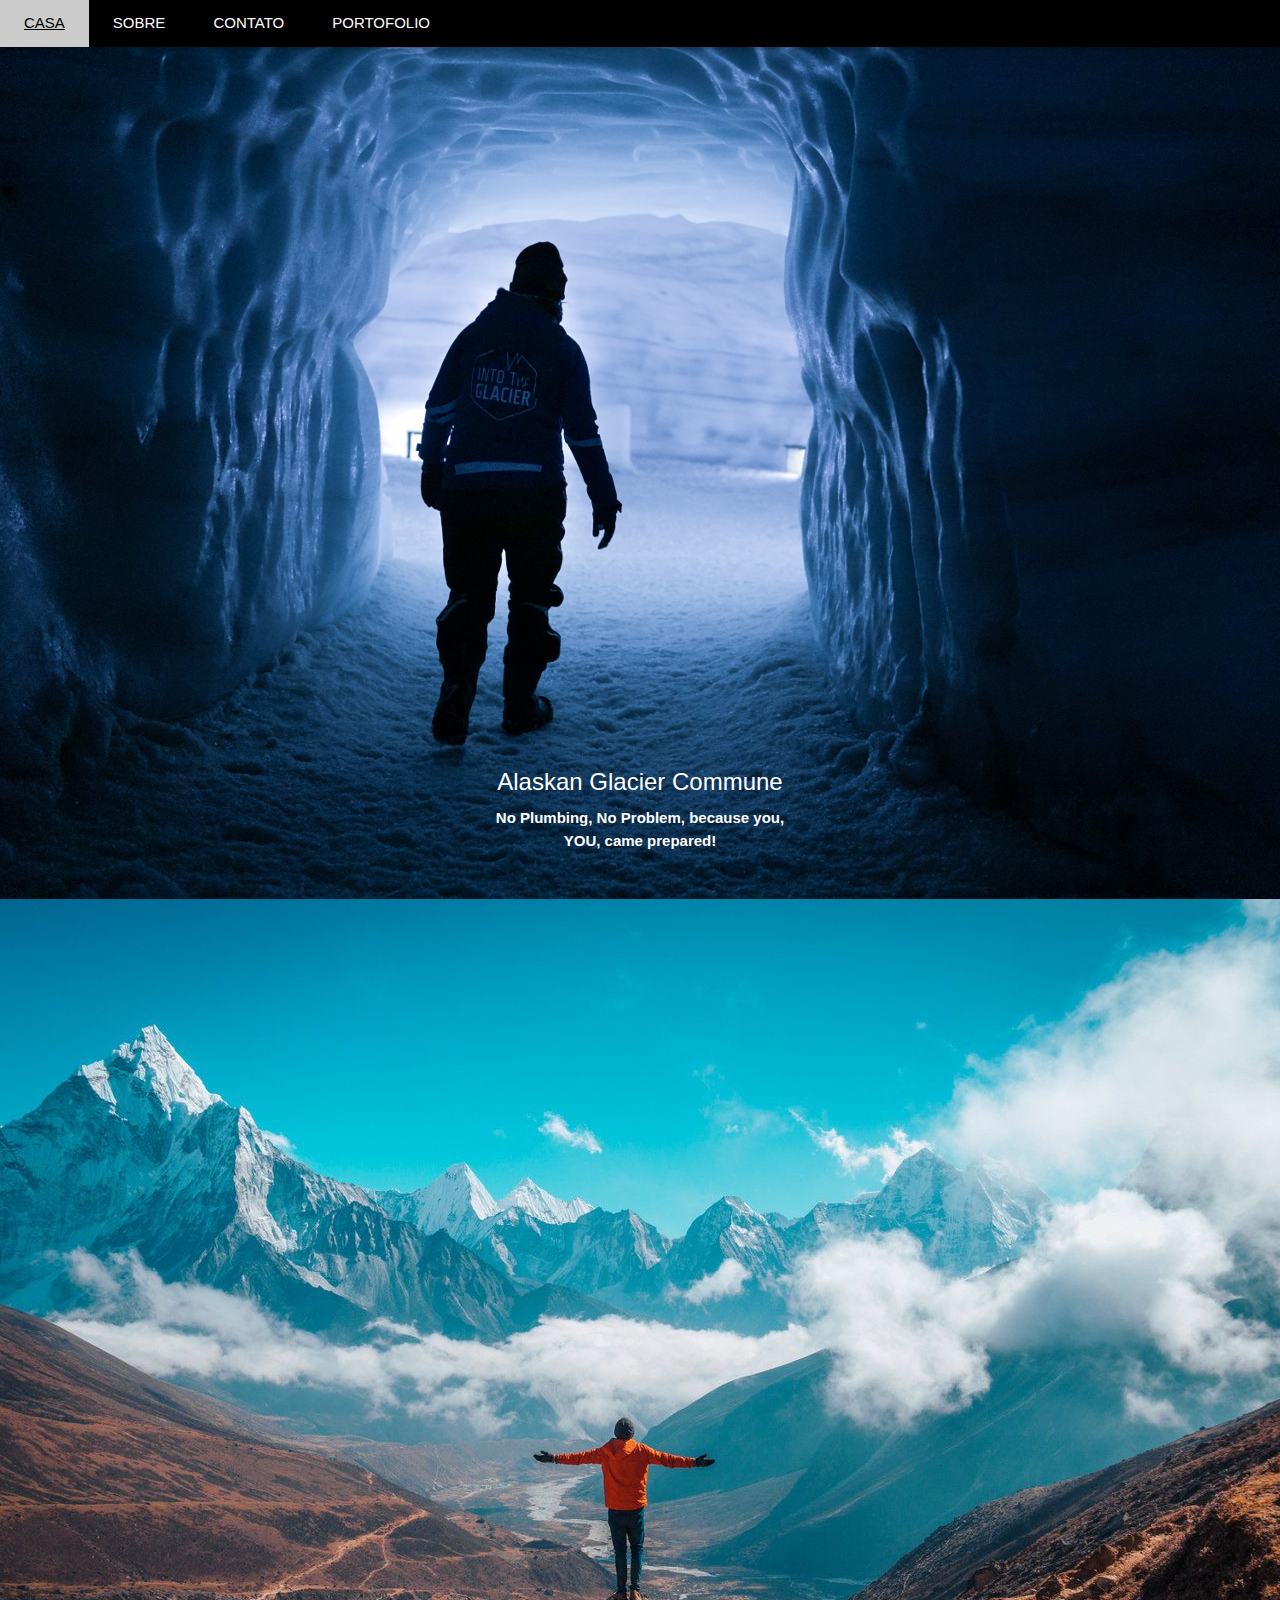
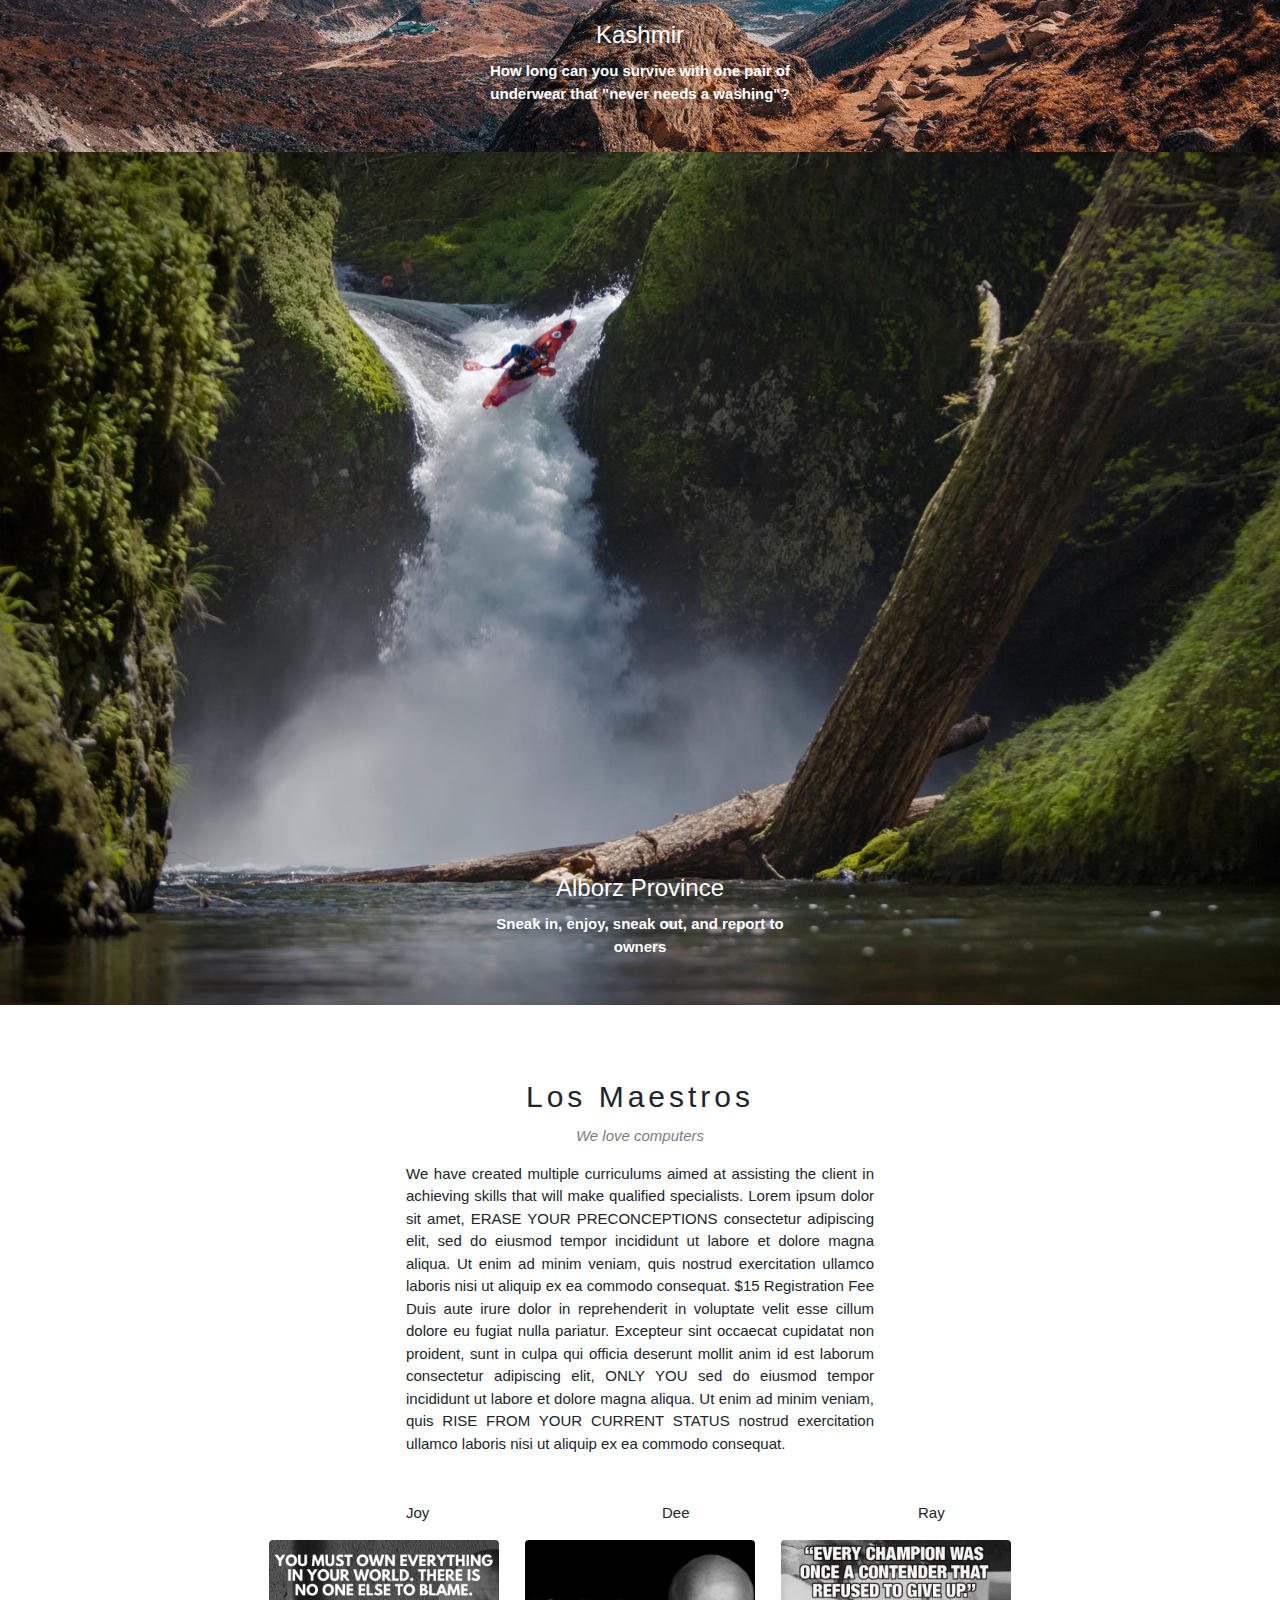
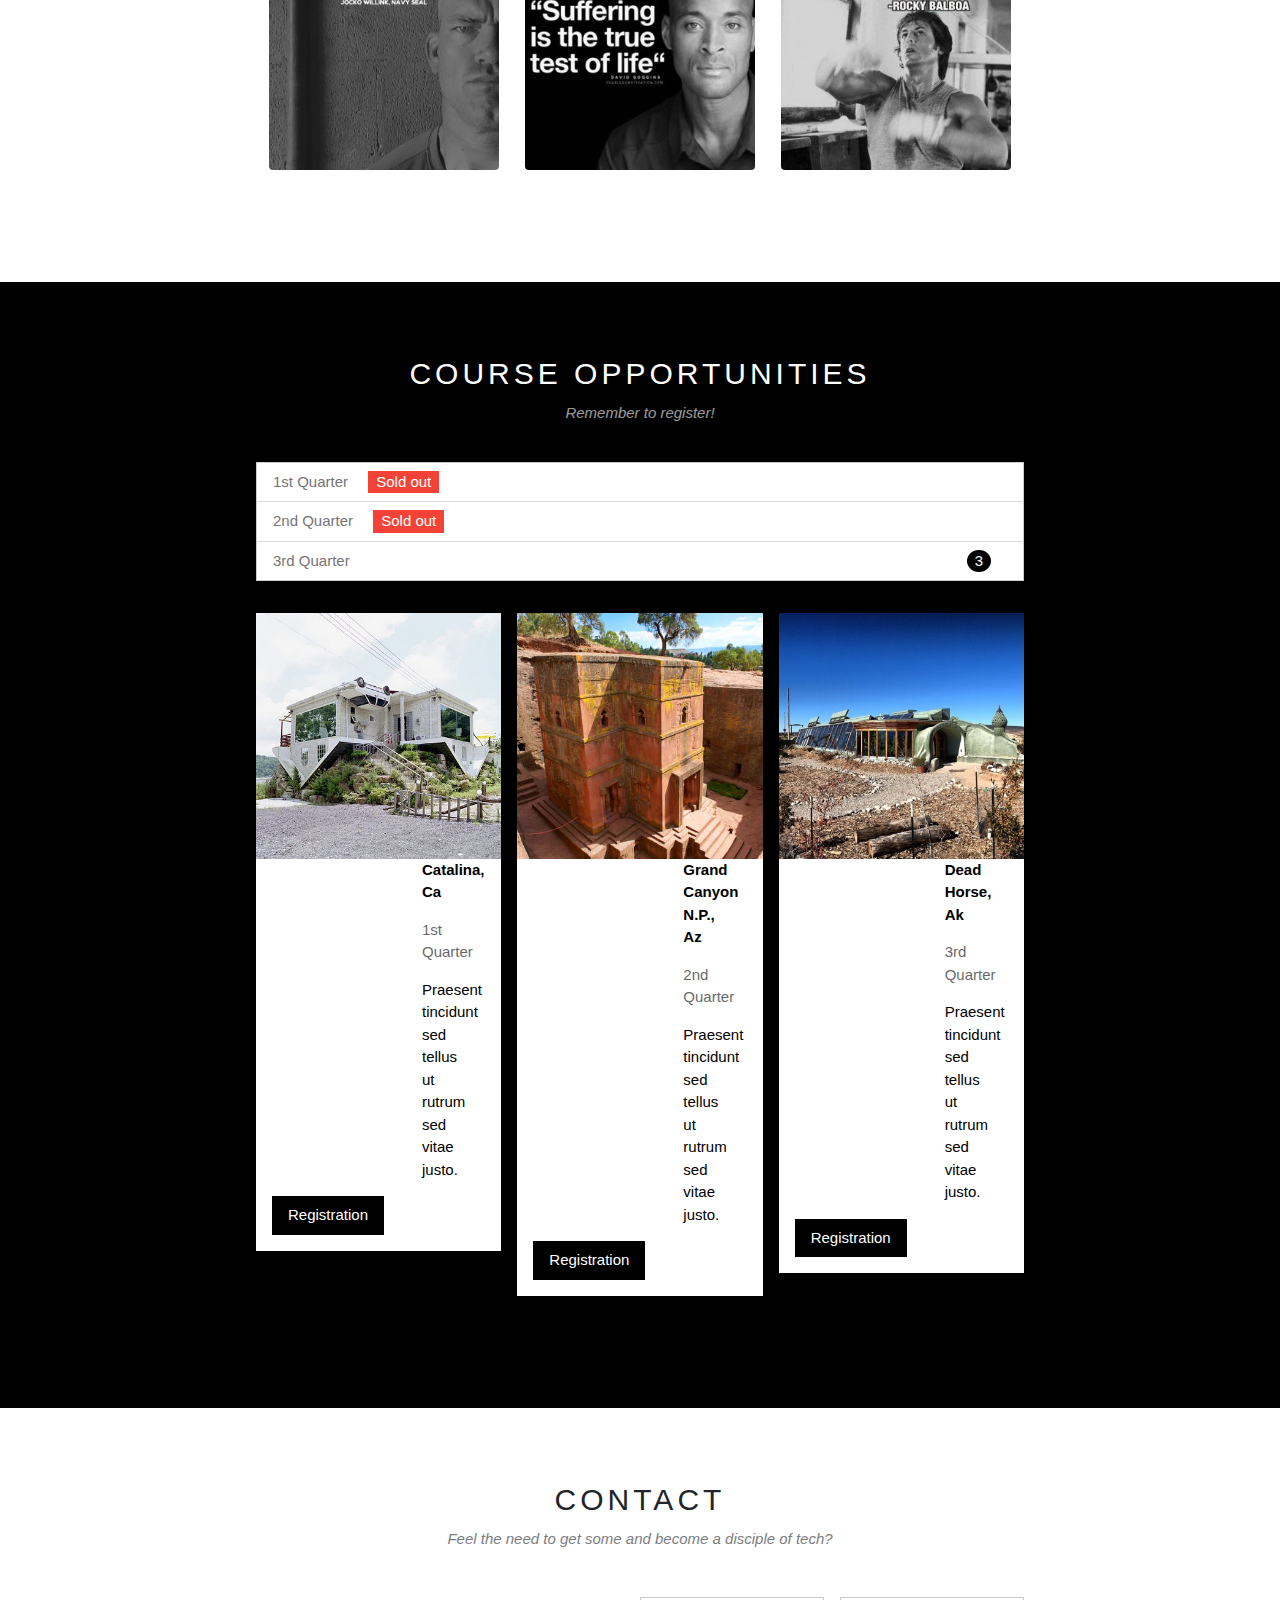
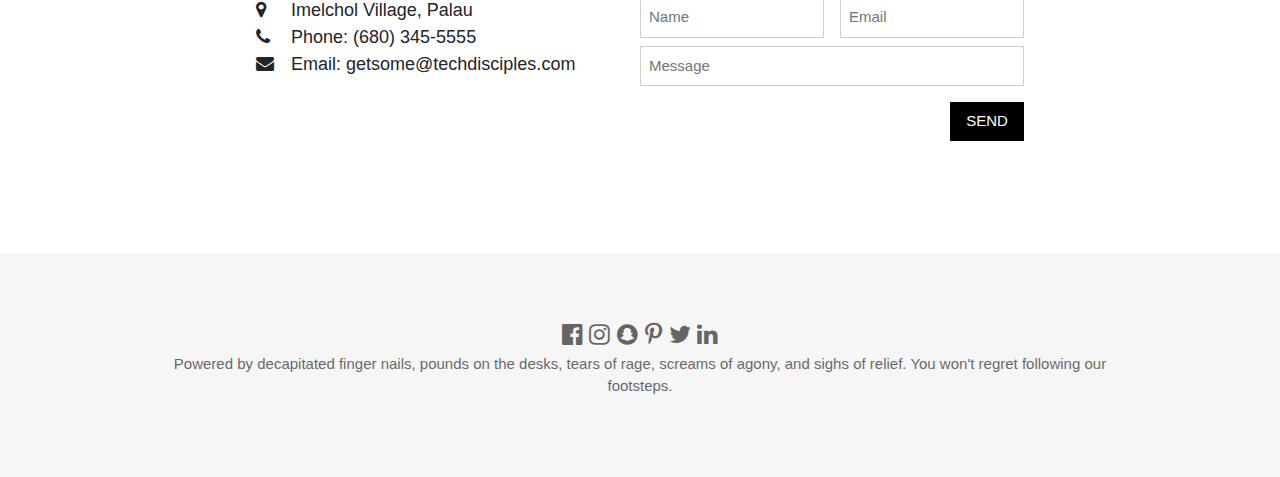
<file: index.html>
<!DOCTYPE html>
<html>
  <head>
    <meta charset="utf-8">
    <link href="css/bootstrap.css" rel="stylesheet" type="text/css">
    <link href="css/styles.css" rel="stylesheet" type="text/css">
    <link rel="stylesheet" href="https://www.w3schools.com/w3css/4/w3.css">
    <link rel="stylesheet" href="https://fonts.googleapis.com/css?family=Lato">
    <link rel="stylesheet" href="https://cdnjs.cloudflare.com/ajax/libs/font-awesome/4.7.0/css/font-awesome.min.css">
    <script src="js/jquery-3.4.1.js"></script>
    <script src="js/scripts.js" charset="utf-8"></script>
    <title>Tech Disciples</title>
  </head>
  <body>
<!-- Navbar -->
    <div class="w3-top">
      <div class="w3-bar w3-black w3-card">
        <a class="w3-bar-item w3-button w3-padding-large w3-hide-medium w3-hide-large w3-right" href="javascript:void(0)" onclick="myFunction()" title="Toggle Navigation Menu"><i class="fa fa-bars"></i></a>
        <a href="index.html" class="w3-bar-item w3-button w3-padding-large">CASA</a>
        <a href="about.html" class="w3-bar-item w3-button w3-padding-large w3-hide-small">SOBRE</a>
        <a href="contact.html" class="w3-bar-item w3-button w3-padding-large w3-hide-small">CONTATO</a>
        <a href="portfolio.html" class="w3-bar-item w3-button w3-padding-large w3-hide-small">PORTOFOLIO</a>
      </div>
    </div>
<!-- Navbar on small screens (remove the onclick attribute if you want the navbar to always show on top of the content when clicking on the links) -->
    <div id="navDemo" class="w3-bar-block w3-black w3-hide w3-hide-large w3-hide-medium w3-top" style="margin-top:46px">
      <a href="index.html" class="w3-bar-item w3-button w3-padding-large" onclick="myFunction()">Casa</a>
      <a href="about.html" class="w3-bar-item w3-button w3-padding-large" onclick="myFunction()">Sobre</a>
      <a href="contact.html" class="w3-bar-item w3-button w3-padding-large" onclick="myFunction()">Contato</a>
      <a href="portfolio.html" class="w3-bar-item w3-button w3-padding-large" onclick="myFunction()">Portfólio</a>
    </div>
<!-- Page content -->
    <div class="w3-content" style="max-width:2000px;margin-top:46px">
<!-- Automatic Slideshow Images -->
    <div class="mySlides w3-display-container w3-center">
      <img src="img/manInGlacier.jpg" style="width:100%">
      <div class="w3-display-bottommiddle w3-container w3-text-white w3-padding-32 w3-hide-small">
        <h3>Alaskan Glacier Commune</h3>
        <p><b>No Plumbing, No Problem, because you, <strong>YOU</strong>, came prepared!</b></p>
      </div>
    </div>
    <div class="mySlides w3-display-container w3-center">
      <img src="img/manOnMountain.jpg" style="width:100%">
      <div class="w3-display-bottommiddle w3-container w3-text-white w3-padding-32 w3-hide-small">
        <h3>Kashmir</h3>
        <p><b>How long can you survive with one pair of underwear that "never needs a washing"?</b></p>
      </div>
    </div>
    <div class="mySlides w3-display-container w3-center">
      <img src="img/manInWaterfall.jpg" style="width:100%">
      <div class="w3-display-bottommiddle w3-container w3-text-white w3-padding-32 w3-hide-small">
        <h3>Alborz Province</h3>
        <p><b>Sneak in, enjoy, sneak out, and report to owners</b></p>
      </div>
    </div>
  <!-- The Band Section -->
    <div class="w3-container w3-content w3-center w3-padding-64" style="max-width:800px" id="band">
      <h2 class="w3-wide">Los Maestros</h2>
      <p class="w3-opacity"><i>We love computers</i></p>
      <p class="w3-justify">We have created multiple curriculums aimed at assisting the client in achieving skills that will make qualified specialists. Lorem ipsum dolor sit amet, ERASE YOUR PRECONCEPTIONS consectetur adipiscing elit, sed do eiusmod tempor incididunt ut labore et dolore magna aliqua. Ut enim ad minim veniam, quis nostrud exercitation ullamco laboris nisi ut aliquip
      ex ea commodo consequat. $15 Registration Fee Duis aute irure dolor in reprehenderit in voluptate velit esse cillum dolore eu fugiat nulla pariatur. Excepteur sint occaecat cupidatat non proident, sunt in culpa qui officia deserunt mollit anim id est laborum consectetur
      adipiscing elit, ONLY YOU sed do eiusmod tempor incididunt ut labore et dolore magna aliqua. Ut enim ad minim veniam, quis RISE FROM YOUR CURRENT STATUS nostrud exercitation ullamco laboris nisi ut aliquip ex ea commodo consequat.</p>
      <div class="w3-row w3-padding-32">
        <div class="w3-third">
          <p>Joy</p>
          <img src="img/J1.png" class="w3-round w3-margin-bottom" alt="Random Name" style="width:90%">
        </div>
        <div class="w3-third">
          <p>Dee</p>
          <img src="img/d1.jpg
          " class="w3-round w3-margin-bottom" alt="Random Name" style="width:90%">
        </div>
        <div class="w3-third">
          <p>Ray</p>
          <img src="img/r1.jpg" class="w3-round" alt="Random Name" style="width:90%">
        </div>
      </div>
    </div>
  <!-- The Course Section -->
    <div class="w3-black" id="tour">
      <div class="w3-container w3-content w3-padding-64" style="max-width:800px">
        <h2 class="w3-wide w3-center">COURSE OPPORTUNITIES</h2>
        <p class="w3-opacity w3-center"><i>Remember to register!</i></p><br>
        <ul class="w3-ul w3-border w3-white w3-text-grey">
          <li class="w3-padding">1st Quarter <span class="w3-tag w3-red w3-margin-left">Sold out</span></li>
          <li class="w3-padding">2nd Quarter <span class="w3-tag w3-red w3-margin-left">Sold out</span></li>
          <li class="w3-padding">3rd Quarter <span class="w3-badge w3-right w3-margin-right">3</span></li>
        </ul>
        <div class="w3-row-padding w3-padding-32" style="margin:0 -16px">
          <div class="w3-third w3-margin-bottom">
            <img src="img/P2.jpg" alt="New York" style="width:100%" class="w3-hover-opacity">
            <div class="w3-container w3-white">
              <p><b>Catalina, Ca</b></p>
              <p class="w3-opacity">1st Quarter</p>
              <p>Praesent tincidunt sed tellus ut rutrum sed vitae justo.</p>
              <button class="w3-button w3-black w3-margin-bottom" onclick="document.getElementById('ticketModal').style.display='block'">Registration</button>
            </div>
          </div>
          <div class="w3-third w3-margin-bottom">
            <img src="img/e1.jpg" alt="Paris" style="width:100%" class="w3-hover-opacity">
            <div class="w3-container w3-white">
              <p><b>Grand Canyon N.P., Az</b></p>
              <p class="w3-opacity">2nd Quarter</p>
              <p>Praesent tincidunt sed tellus ut rutrum sed vitae justo.</p>
              <button class="w3-button w3-black w3-margin-bottom" onclick="document.getElementById('ticketModal').style.display='block'">Registration</button>
            </div>
          </div>
          <div class="w3-third w3-margin-bottom">
            <img src="img/e2.jpg" alt="San Francisco" style="width:100%" class="w3-hover-opacity">
            <div class="w3-container w3-white">
              <p><b>Dead Horse, Ak</b></p>
              <p class="w3-opacity">3rd Quarter</p>
              <p>Praesent tincidunt sed tellus ut rutrum sed vitae justo.</p>
              <button class="w3-button w3-black w3-margin-bottom" onclick="document.getElementById('ticketModal').style.display='block'">Registration</button>
            </div>
          </div>
        </div>
      </div>
    </div>
  <!-- Info Modal -->
    <div id="ticketModal" class="w3-modal">
      <div class="w3-modal-content w3-animate-top w3-card-4">
        <header class="w3-container w3-teal w3-center w3-padding-32">
          <span onclick="document.getElementById('ticketModal').style.display='none'"
         class="w3-button w3-teal w3-xlarge w3-display-topright">×</span>
          <h2 class="w3-wide"><i class="fa fa-suitcase w3-margin-right"></i>Tickets</h2>
        </header>
        <div class="w3-container">
          <p><label><i class="fa fa-shopping-cart"></i> Registration, $15 per person</label></p>
          <input class="w3-input w3-border" type="text" placeholder="How many?">
          <p><label><i class="fa fa-user"></i> Send To</label></p>
          <input class="w3-input w3-border" type="text" placeholder="Enter email">
          <button class="w3-button w3-block w3-teal w3-padding-16 w3-section w3-right">PAY <i class="fa fa-check"></i></button>
          <button class="w3-button w3-red w3-section" onclick="document.getElementById('ticketModal').style.display='none'">Close <i class="fa fa-remove"></i></button>
          <p class="w3-right">Need <a href="#" class="w3-text-blue">help?</a></p>
        </div>
      </div>
    </div>
  <!-- The Contact Section -->
    <div class="w3-container w3-content w3-padding-64" style="max-width:800px" id="contact">
      <h2 class="w3-wide w3-center">CONTACT</h2>
      <p class="w3-opacity w3-center"><i>Feel the need to get some and become a disciple of tech?</i></p>
      <div class="w3-row w3-padding-32">
        <div class="w3-col m6 w3-large w3-margin-bottom">
          <i class="fa fa-map-marker" style="width:30px"></i> Imelchol Village, Palau<br>
          <i class="fa fa-phone" style="width:30px"></i> Phone: (680) 345-5555<br>
          <i class="fa fa-envelope" style="width:30px"> </i> Email: getsome@techdisciples.com<br>
        </div>
          <div class="w3-col m6">
            <form action="/action_page.php" target="_blank">
              <div class="w3-row-padding" style="margin:0 -16px 8px -16px">
                <div class="w3-half">
                  <input class="w3-input w3-border" type="text" placeholder="Name" required name="Name">
                </div>
                <div class="w3-half">
                  <input class="w3-input w3-border" type="text" placeholder="Email" required name="Email">
                </div>
              </div>
              <input class="w3-input w3-border" type="text" placeholder="Message" required name="Message">
              <button class="w3-button w3-black w3-section w3-right" type="submit">SEND</button>
            </form>
          </div>
        </div>
      </div>
    </div>
    <!-- End Page Content -->
    <!-- Footer -->
    <footer class="w3-container w3-padding-64 w3-center w3-opacity w3-light-grey w3-xlarge">
      <i class="fa fa-facebook-official w3-hover-opacity"></i>
      <i class="fa fa-instagram w3-hover-opacity"></i>
      <i class="fa fa-snapchat w3-hover-opacity"></i>
      <i class="fa fa-pinterest-p w3-hover-opacity"></i>
      <i class="fa fa-twitter w3-hover-opacity"></i>
      <i class="fa fa-linkedin w3-hover-opacity"></i>
      <p class="w3-medium">Powered by <a href="https://www.youtube.com/channel/UCj6VfZEQTxX8Tp2My5L9Ykw" target="_blank">decapitated finger nails, pounds on the desks, tears of rage, screams of agony, and sighs of relief.  You won't regret following our footsteps.</a></p>
    </footer>
  </body>
</html>
</file>
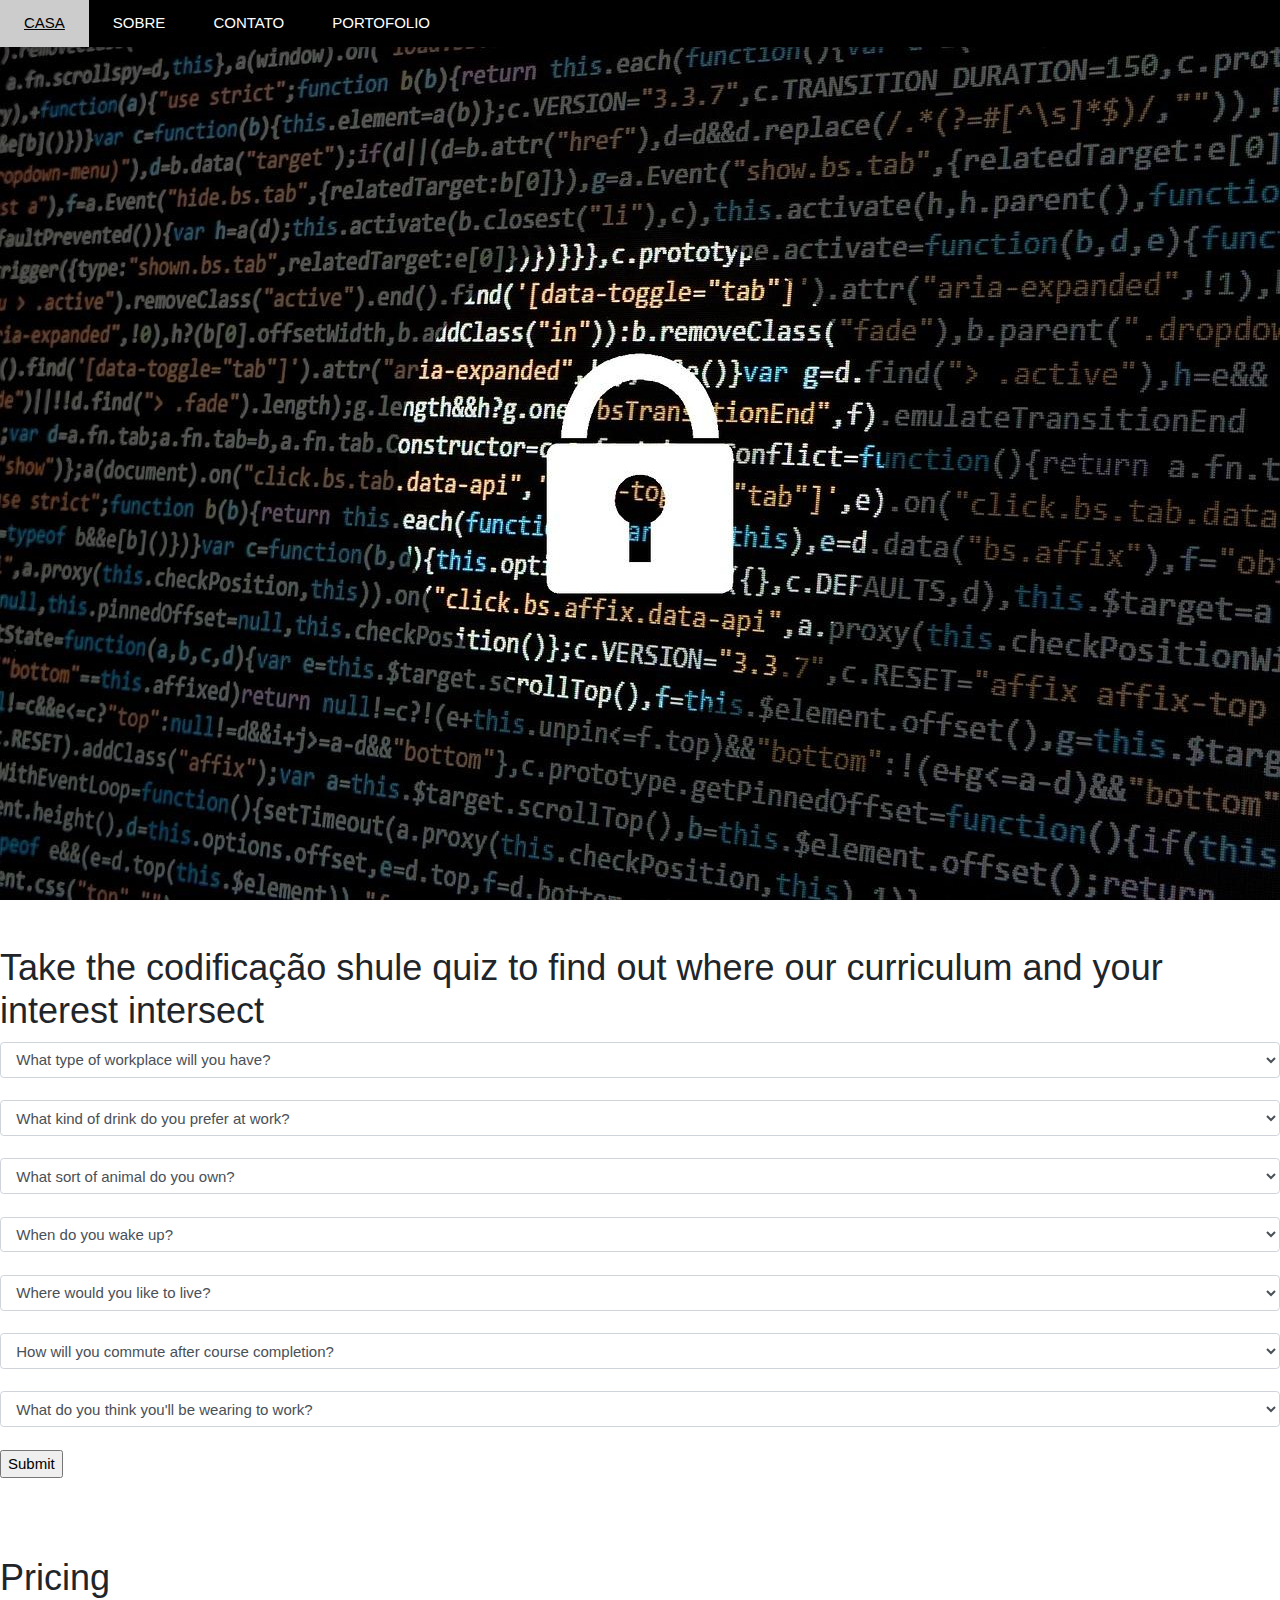
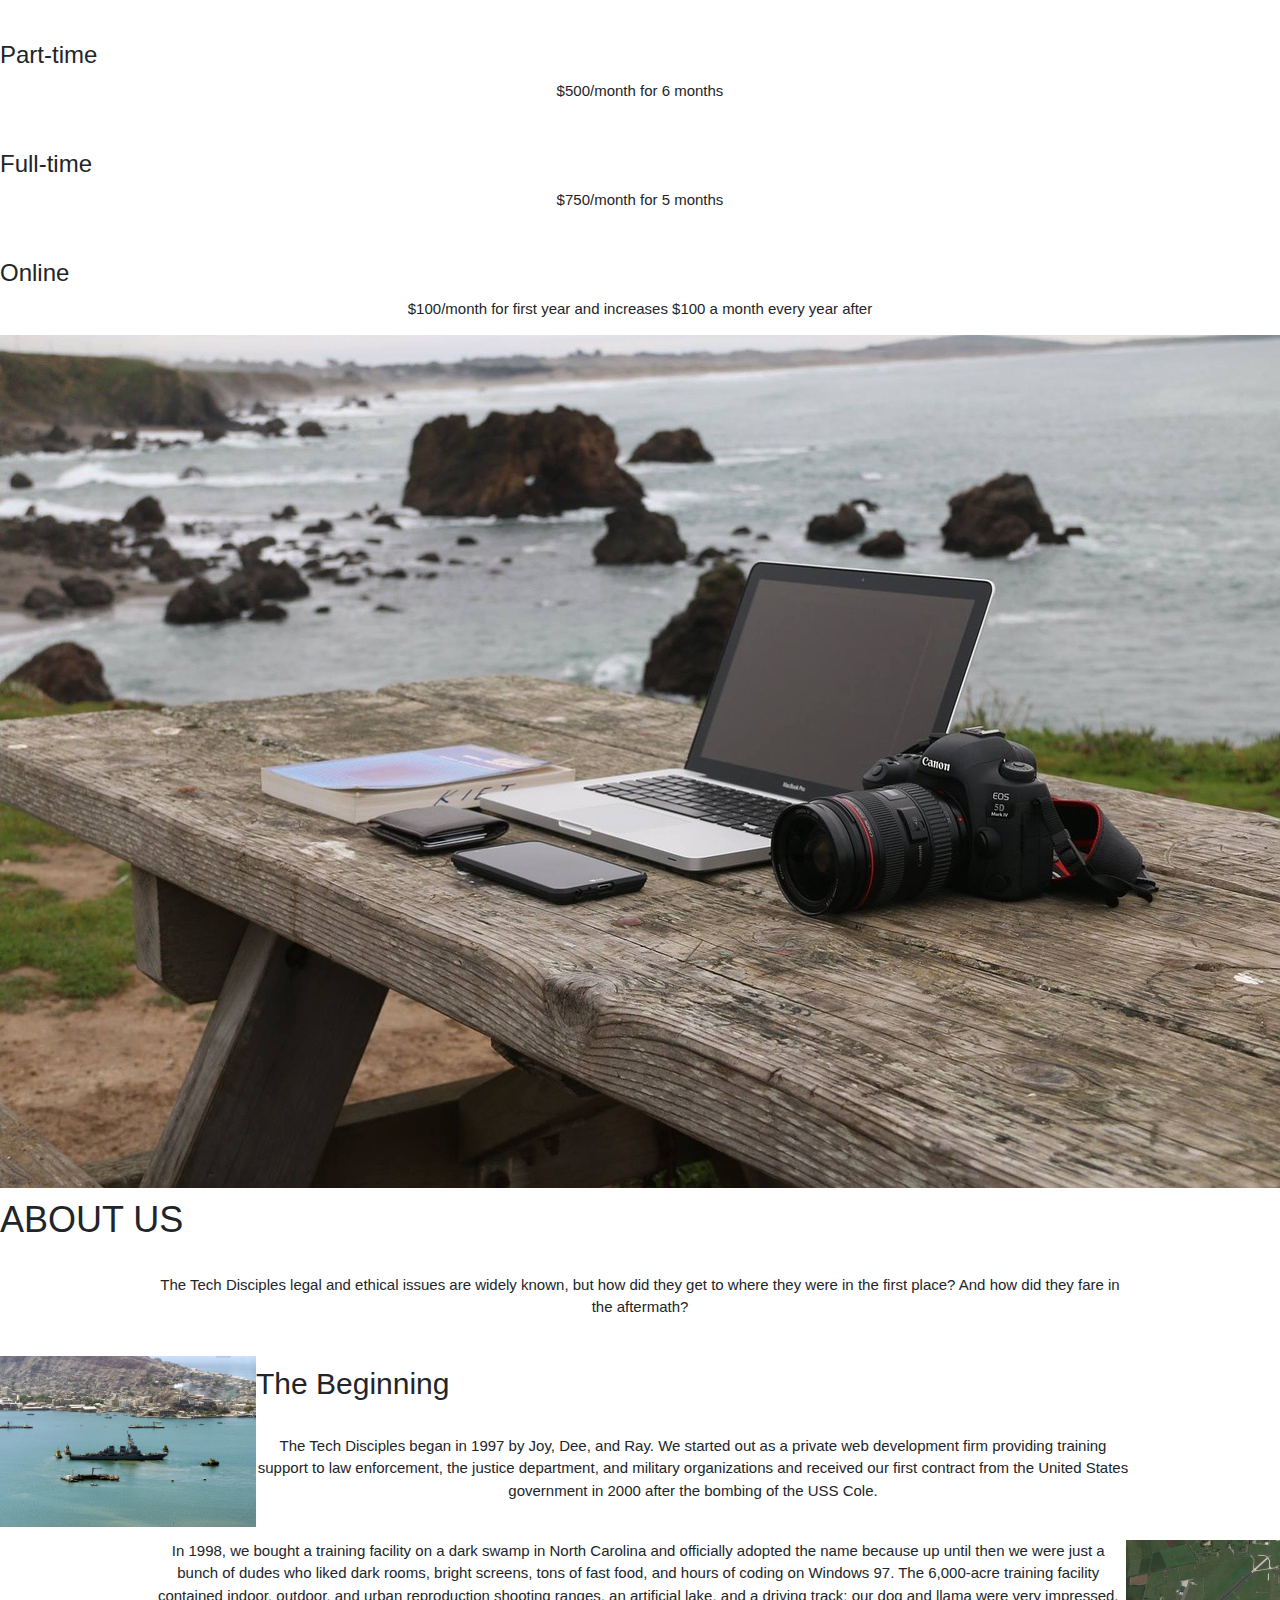
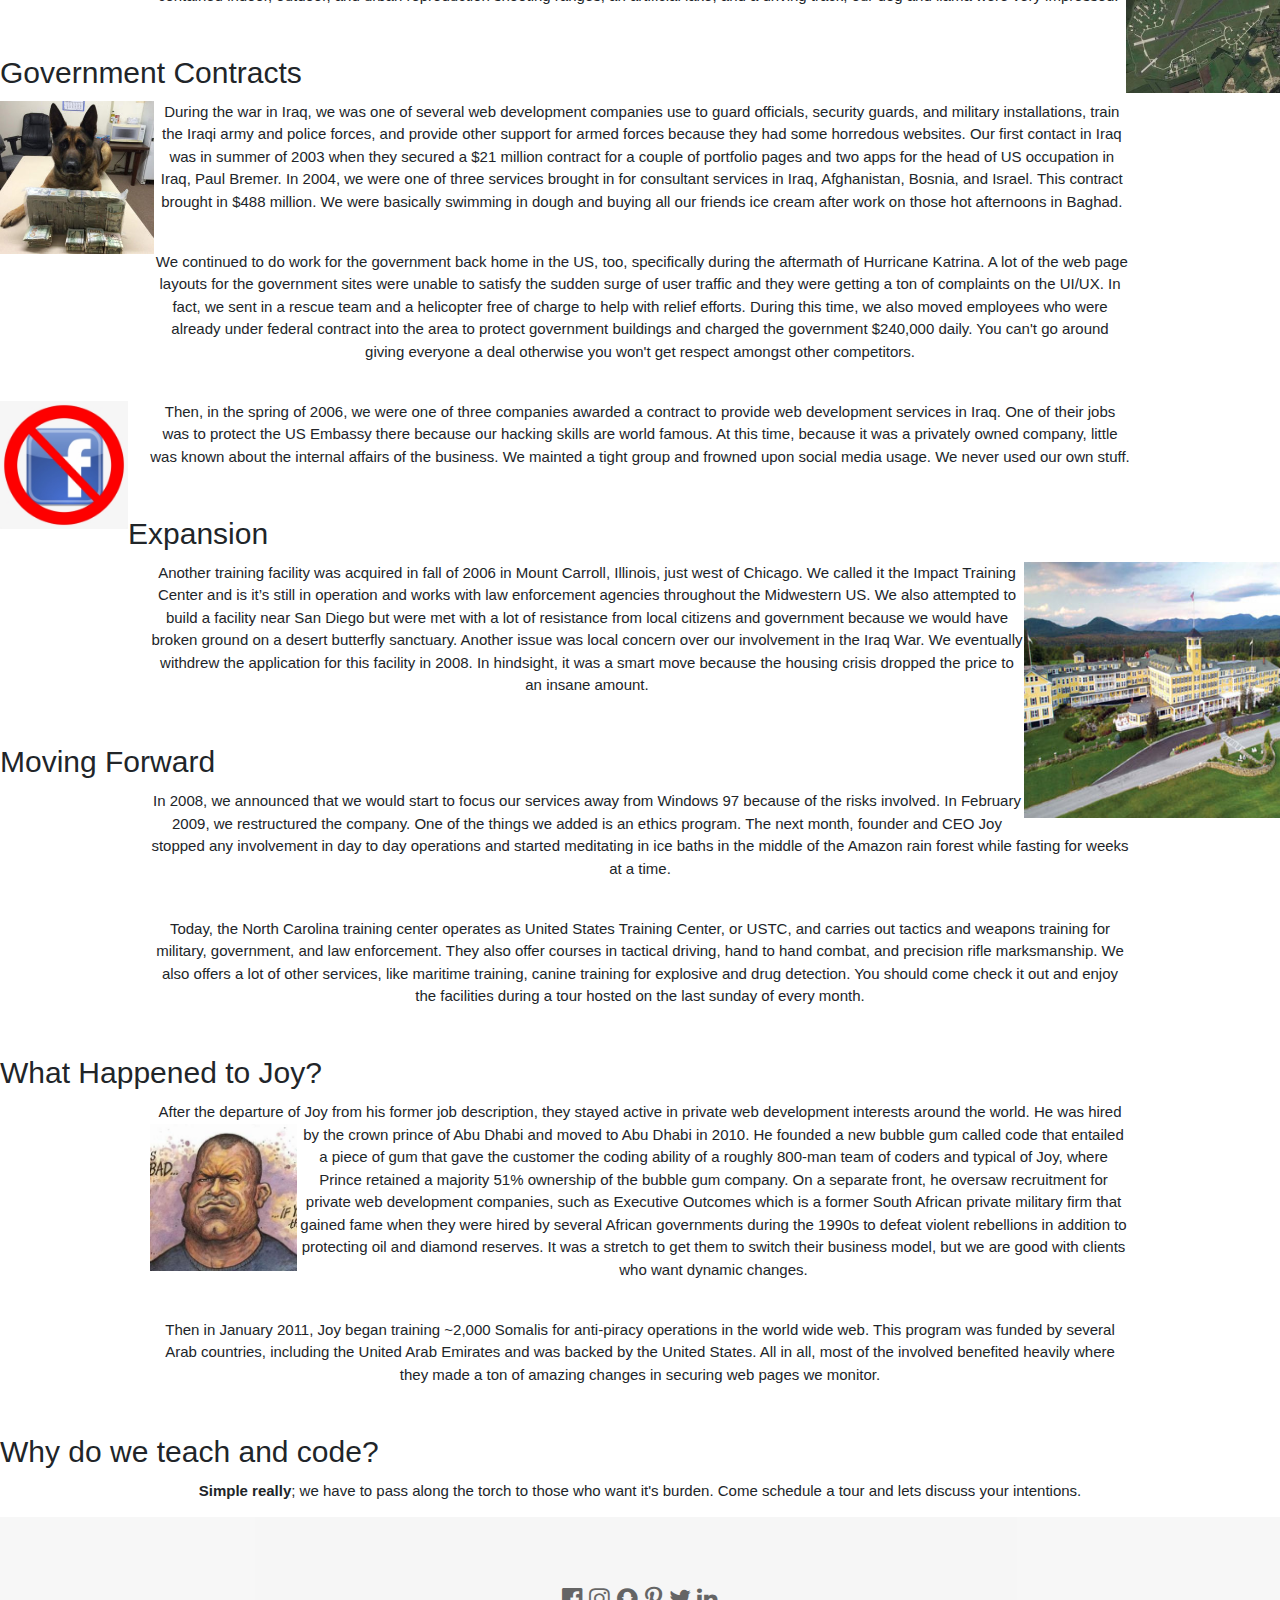
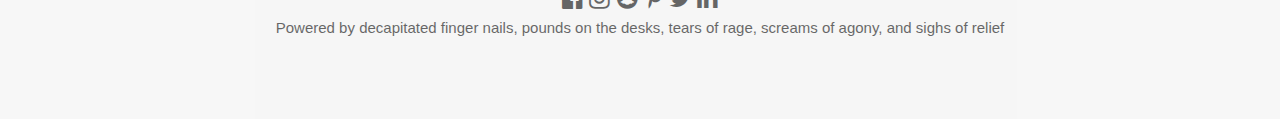
<file: about.html>
<!DOCTYPE html>
<html lang="en" dir="ltr">
  <head>
    <meta charset="utf-8">
    <link href="css/bootstrap.css" rel="stylesheet" type="text/css">
    <link href="css/styles.css" rel="stylesheet" type="text/css">
    <link rel="stylesheet" href="https://www.w3schools.com/w3css/4/w3.css">
    <link rel="stylesheet" href="https://fonts.googleapis.com/css?family=Lato">
    <link rel="stylesheet" href="https://cdnjs.cloudflare.com/ajax/libs/font-awesome/4.7.0/css/font-awesome.min.css">
    <script src="js/jquery-3.4.1.js"></script>
    <script src="js/scripts.js" charset="utf-8"></script>
    <title>Tech Disciples</title>
  </head>
  <body><!-- Navbar -->
    <div class="w3-top">
      <div class="w3-bar w3-black w3-card">
        <a class="w3-bar-item w3-button w3-padding-large w3-hide-medium w3-hide-large w3-right" href="javascript:void(0)" onclick="myFunction()" title="Toggle Navigation Menu"><i class="fa fa-bars"></i></a>
        <a href="index.html" class="w3-bar-item w3-button w3-padding-large">CASA</a>
        <a href="about.html" class="w3-bar-item w3-button w3-padding-large w3-hide-small">SOBRE</a>
        <a href="contact.html" class="w3-bar-item w3-button w3-padding-large w3-hide-small">CONTATO</a>
        <a href="portfolio.html" class="w3-bar-item w3-button w3-padding-large w3-hide-small">PORTOFOLIO</a>
      </div>
    </div>
    <a href="enter something" class="w3-padding-large w3-hover-red w3-hide-small w3-right">Search<i class="fa fa-search"></i></a>
  <!-- Navbar on small screens (remove the onclick attribute if you want the navbar to always show on top of the content when clicking on the links) -->
    <div id="navDemo" class="w3-bar-block w3-black w3-hide w3-hide-large w3-hide-medium w3-top" style="margin-top:46px">
      <a href="index.html" class="w3-bar-item w3-button w3-padding-large" onclick="myFunction()">Casa</a>
      <a href="about.html" class="w3-bar-item w3-button w3-padding-large" onclick="myFunction()">Sobre</a>
      <a href="contact.html" class="w3-bar-item w3-button w3-padding-large" onclick="myFunction()">Contato</a>
      <a href="portfolio.html" class="w3-bar-item w3-button w3-padding-large" onclick="myFunction()">Portfólio</a>
    </div>
  <!-- Page content -->
  <img src="img/locked1.jpg" style="width:100%">
    <div class="w3-content" style="max-width:2000px;margin-top:46px">
      <header>
        <h1>Take the codificação shule quiz to find out where our curriculum and your interest intersect</h1>
      </header>
      <form id="coding" action="index.html" method="post">
        <select class="form-control" id="office">
          <option value="0">What type of workplace will you have?</option>
          <option value="1">By yourself in the field</option>
          <option value="2">Open office surrounded by employees</option>
          <option value="3">Small room with team of employees</option>
          <option value="4">By yourself in an office</option>
        </select>
        <br>
        <select class="form-control" id="beverage">
          <option value="0">What kind of drink do you prefer at work?</option>
          <option value="1">Dry Fast</option>
          <option value="2">Water</option>
          <option value="3">Water and Coffee</option>
          <option value="4">Water and nootropics</option>
        </select>
        <br>
        <select class="form-control" id="pet">
          <option value="0">What sort of animal do you own?</option>
          <option value="1">Nothing</option>
          <option value="2">Fish</option>
          <option value="3">Dog</option>
          <option value="4">Cat</option>
        </select>
        <br>
        <select class="form-control" id="wakeUp">
          <option value="0">When do you wake up?</option>
          <option value="1">4 am</option>
          <option value="2">6 am</option>
          <option value="3">8 am</option>
          <option value="4">10 am</option>
        </select>
        <br>
        <select class="form-control" id="pampering">
          <option value="0">Where would you like to live?</option>
          <option value="1">Anywhere</option>
          <option value="2">An apartment</option>
          <option value="3">A house</option>
          <option value="4">A hotel room</option>
        </select>
        <br>
        <select class="form-control" id="transport">
          <option value="0">How will you commute after course completion?</option>
          <option value="1">Walk</option>
          <option value="2">Bus</option>
          <option value="3">Bike</option>
          <option value="4">Sports Car</option>
        </select>
        <br>
        <select class="form-control" id="feet">
          <option value="0">What do you think you'll be wearing to work?</option>
          <option value="1">anything</option>
          <option value="2">sandals</option>
          <option value="3">sneakers</option>
          <option value="4">dress shoes</option>
        </select>
        <br>
         <input type="submit" value="Submit">
      </form>

        <div id="program1">

        <h1>Program Languages</h1>
        <br>
        <h2>Javascript</h2>
        <p>JavaScript, often abbreviated as JS, is a high-level, interpreted programming language that conforms to the ECMAScript specification. JavaScript has curly-bracket syntax, dynamic typing, prototype-based object-orientation, and first-class functions.</p>

        <p>Alongside HTML and CSS, JavaScript is one of the core technologies of the World Wide Web. JavaScript enables interactive web pages and is an essential part of web applications. The vast majority of websites use it, and major web browsers have a dedicated JavaScript engine to execute it.</p>

        <p>As a multi-paradigm language, JavaScript supports event-driven, functional, and imperative (including object-oriented and prototype-based) programming styles. It has APIs for working with text, arrays, dates, regular expressions, and the DOM, but the language itself does not include any I/O, such as networking, storage, or graphics facilities. It relies upon the host environment in which it is embedded to provide these features.</p>

        <p>Initially only implemented client-side in web browsers, JavaScript engines are now embedded in many other types of host software, including server-side in web servers and databases, and in non-web programs such as word processors and PDF software, and in runtime environments that make JavaScript available for writing mobile and desktop applications, including desktop widgets.</p>

        <p>The terms Vanilla JavaScript and Vanilla JS refer to JavaScript not extended by any frameworks or additional libraries. Scripts written in Vanilla JS are plain JavaScript code.</p>

        <p>Although there are similarities between JavaScript and Java, including language name, syntax, and respective standard libraries, the two languages are distinct and differ greatly in design. JavaScript was influenced by programming languages such as Self and Scheme. The JSON serialization format, used to store data structures in files or transmit them across networks, is based on JavaScript</p>
      </div>
        <br>
        <div id="program2">

        <h2>Python</h2>
        <br>
        <p>Python is an interpreted, high-level, general-purpose programming language. Created by Guido van Rossum and first released in 1991, Python's design philosophy emphasizes code readability with its notable use of significant whitespace. Its language constructs and object-oriented approach aims to help programmers write clear, logical code for small and large-scale projects.</p>

        <p>Python is dynamically typed and garbage-collected. It supports multiple programming paradigms, including procedural, object-oriented, and functional programming. Python is often described as a "batteries included" language due to its comprehensive standard library.</p>

        <p>Python was conceived in the late 1980s as a successor to the ABC language. Python 2.0, released 2000, introduced features like list comprehensions and a garbage collection system capable of collecting reference cycles. Python 3.0, released 2008, was a major revision of the language that is not completely backward-compatible, and much Python 2 code does not run unmodified on Python 3. Due to concern about the amount of code written for Python 2, support for Python 2.7 (the last release in the 2.x series) was extended to 2020. Language developer Guido van Rossum shouldered sole responsibility for the project until July 2018 but now shares his leadership as a member of a five-person steering council.</p>

        <p>Python interpreters are available for many operating systems. A global community of programmers develops and maintains CPython, an open source reference implementation. A non-profit organization, the Python Software Foundation, manages and directs resources for Python and CPython development.</p>
      </div>
        <br>
        <div id="program3">
        <h2>Ruby</h2>
        <br>
        <p>Ruby is an interpreted, high-level, general-purpose programming language. It was designed and developed in the mid-1990s by Yukihiro "Matz" Matsumoto in Japan.</p>

        <p>Ruby is dynamically typed and garbage-collected. It supports multiple programming paradigms, including procedural, object-oriented, and functional programming. According to the creator, Ruby was influenced by Perl, Smalltalk, Eiffel, Ada, and Lisp.</p>
      </div>
    </div>
        <br>
        <h1>Pricing</h1>
        <br>
        <h3>Part-time</h3>
        <p>$500/month for 6 months</p>
        <br>
        <h3>Full-time</h3>
        <p>$750/month for 5 months</p>
        <br>
        <h3>Online</h3>
        <p>$100/month for first year and increases $100 a month every year after</p>
      <img src="img/beach1.jpg" style="width:100%">
      <br>
      <h1>ABOUT US</h1>
      <br>
      <p>The Tech Disciples legal and ethical issues are widely known, but how did they get to where they were in the first place? And how did they fare in the aftermath? </p>
      <br>
      <img id="cole" src="img/cole.jpg">
      <h2>The Beginning</h2>
      <br>
      <p>
      The Tech Disciples began in 1997 by Joy, Dee, and Ray. We started out as a private web development firm providing training support to law enforcement, the justice department, and military organizations and received our first contract from the United States government in 2000 after the bombing of the USS Cole.</p>
      <br>
      <img id="base" src="img/base1.jpg" alt="">
      <p>In 1998, we bought a training facility on a dark swamp in North Carolina and officially adopted the name because up until then we were just a bunch of dudes who liked dark rooms, bright screens, tons of fast food, and hours of coding on Windows 97.   The 6,000-acre training facility contained indoor, outdoor, and urban reproduction shooting ranges, an artificial lake, and a driving track;  our dog and llama were very impressed.</p>
      <br>
      <h2>Government Contracts</h2>
      <img id="dog" src="img/dog1.jpg" alt="">
      <p>During the war in Iraq, we was one of several web development companies use to guard officials, security guards, and military installations, train the Iraqi army and police forces, and provide other support for armed forces because they had some horredous websites. Our first contact in Iraq was in summer of 2003 when they secured a $21 million contract for a couple of portfolio pages and two apps for the head of US occupation in Iraq, Paul Bremer. In 2004, we were one of three services brought in for consultant services in Iraq, Afghanistan, Bosnia, and Israel. This contract brought in $488 million.  We were basically swimming in dough and buying all our friends ice cream after work on those hot afternoons in Baghad.</p>
      <br>
      <p>We continued to do work for the government back home in the US, too, specifically during the aftermath of Hurricane Katrina.  A lot of the web page layouts for the government sites were unable to satisfy the sudden surge of user traffic and they were getting a ton of complaints on the UI/UX.   In fact, we sent in a rescue team and a helicopter free of charge to help with relief efforts. During this time, we also moved employees who were already under federal contract into the area to protect government buildings and charged the government $240,000 daily.  You can't go around giving everyone a deal otherwise you won't get respect amongst other competitors.</p>
      <br>
      <img id="no" src="img/no1.png" alt="">
      <p>Then, in the spring of 2006, we were one of three companies awarded a contract to provide web development services in Iraq. One of their jobs was to protect the US Embassy there because our hacking skills are world famous. At this time, because it was a privately owned company, little was known about the internal affairs of the business.  We mainted a tight group and frowned upon social media usage.  We never used our own stuff.</p>
      <br>
      <h2>Expansion</h2>
      <img id="base2" src="img/base2.jpg" alt="">
      <p>Another training facility was acquired in fall of 2006 in Mount Carroll, Illinois, just west of Chicago. We called it the Impact Training Center and is it’s still in operation and works with law enforcement agencies throughout the Midwestern US. We also attempted to build a facility near San Diego but were met with a lot of resistance from local citizens and government because we would have broken ground on a desert butterfly sanctuary.    Another issue was local concern over our involvement in the Iraq War. We eventually withdrew the application for this facility in 2008.  In hindsight, it was a smart move because the housing crisis dropped the price to an insane amount.</p>
      <br>
      <h2>Moving Forward</h2>
      <p>In 2008, we announced that we would start to focus our services away from Windows 97 because of the risks involved. In February 2009, we restructured the company. One of the things we added is an ethics program. The next month, founder and CEO Joy stopped any involvement in day to day operations and started meditating in ice baths in the middle of the Amazon rain forest while fasting for weeks at a time.</p>
      <br>
      <p>Today, the North Carolina training center operates as United States Training Center, or USTC, and carries out tactics and weapons training for military, government, and law enforcement. They also offer courses in tactical driving, hand to hand combat, and precision rifle marksmanship.
      We also offers a lot of other services, like maritime training, canine training for explosive and drug detection.  You should come check it out and enjoy the facilities during a tour hosted on the last sunday of every month.</p>
      <br>
      <h2>What Happened to Joy?</h2>
      <p>After the departure of Joy from his former job description, they stayed active in private web development interests around the world.
      <img id="joy" src="img/joy1.jpg" alt="">
      He was hired by the crown prince of Abu Dhabi and moved to Abu Dhabi in 2010. He founded a new bubble gum called code that entailed a piece of gum that gave the customer the coding ability of a roughly 800-man team of coders and typical of Joy, where Prince retained a majority 51% ownership of the bubble gum company.  On a separate front, he oversaw recruitment for private web development companies, such as Executive Outcomes which is a former South African private military firm that gained fame when they were hired by several African governments during the 1990s to defeat violent rebellions in addition to protecting oil and diamond reserves.  It was a stretch to get them to switch their business model, but we are good with clients who want dynamic changes.</p>
      <br>
      <p>Then in January 2011, Joy began training ~2,000 Somalis for anti-piracy operations in the world wide web. This program was funded by several Arab countries, including the United Arab Emirates and was backed by the United States.  All in all, most of the involved benefited heavily where they made a ton of amazing changes in securing web pages we monitor.</p>
      <br>
      <h2>Why do we teach and code?</h2>
      <p><strong>Simple really</strong>; we have to pass along the torch to those who want it's burden.  Come schedule a tour and lets discuss your intentions.</p>



      <!-- Footer -->
    <footer class="w3-container w3-padding-64 w3-center w3-opacity w3-light-grey w3-xlarge">
      <i class="fa fa-facebook-official w3-hover-opacity"></i>
      <i class="fa fa-instagram w3-hover-opacity"></i>
      <i class="fa fa-snapchat w3-hover-opacity"></i>
      <i class="fa fa-pinterest-p w3-hover-opacity"></i>
      <i class="fa fa-twitter w3-hover-opacity"></i>
      <i class="fa fa-linkedin w3-hover-opacity"></i>
      <p class="w3-medium">Powered by <a href="https://www.youtube.com/channel/UCj6VfZEQTxX8Tp2My5L9Ykw" target="_blank">decapitated finger nails, pounds on the desks, tears of rage, screams of agony, and sighs of relief</a></p>
    </footer>
  </body>
</html>
</file>
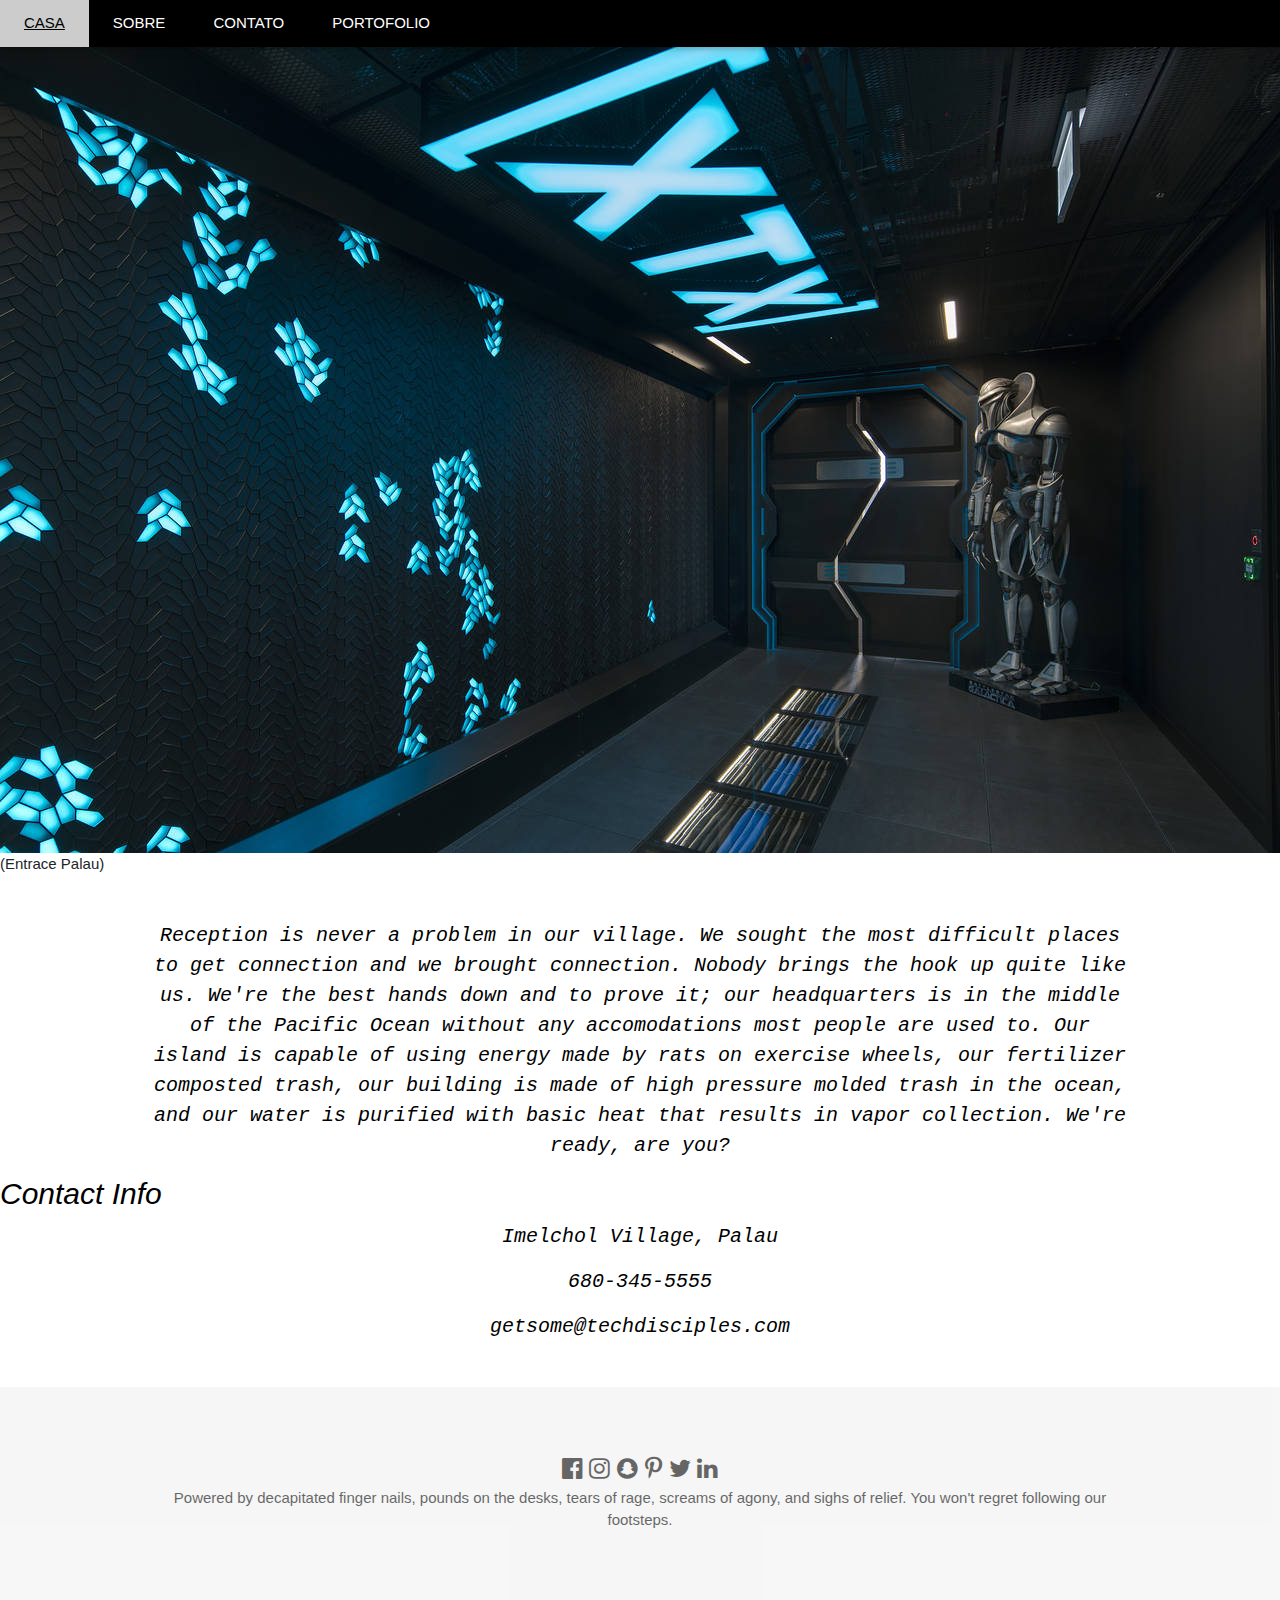
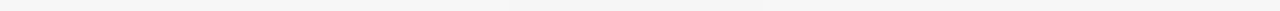
<file: contact.html>
<!DOCTYPE html>
<html lang="en" dir="ltr">
  <head>
    <meta charset="utf-8">
    <link href="css/bootstrap.css" rel="stylesheet" type="text/css">
    <link rel="stylesheet" href="https://www.w3schools.com/w3css/4/w3.css">
    <link rel="stylesheet" href="https://fonts.googleapis.com/css?family=Lato">
    <link rel="stylesheet" href="https://cdnjs.cloudflare.com/ajax/libs/font-awesome/4.7.0/css/font-awesome.min.css">
    <link href="css/styles.css" rel="stylesheet" type="text/css">
    <script src="js/jquery-3.4.1.js"></script>
    <script src="js/scripts.js" charset="utf-8"></script>
    <title>Tech Disciples</title>
  </head>
  <body>
    <!-- Navbar -->
    <div class="w3-top">
      <div class="w3-bar w3-black w3-card">
        <a class="w3-bar-item w3-button w3-padding-large w3-hide-medium w3-hide-large w3-right" href="javascript:void(0)" onclick="myFunction()" title="Toggle Navigation Menu"><i class="fa fa-bars"></i></a>
        <a href="index.html" class="w3-bar-item w3-button w3-padding-large">CASA</a>
        <a href="about.html" class="w3-bar-item w3-button w3-padding-large w3-hide-small">SOBRE</a>
        <a href="contact.html" class="w3-bar-item w3-button w3-padding-large w3-hide-small">CONTATO</a>
        <a href="portfolio.html" class="w3-bar-item w3-button w3-padding-large w3-hide-small">PORTOFOLIO</a>
      </div>
    </div>
    <!-- Navbar on small screens (remove the onclick attribute if you want the navbar to always show on top of the content when clicking on the links) -->
    <div id="navDemo" class="w3-bar-block w3-black w3-hide w3-hide-large w3-hide-medium w3-top" style="margin-top:46px">
      <a href="index.html" class="w3-bar-item w3-button w3-padding-large" onclick="myFunction()">Casa</a>
      <a href="about.html" class="w3-bar-item w3-button w3-padding-large" onclick="myFunction()">Sobre</a>
      <a href="contact.html" class="w3-bar-item w3-button w3-padding-large" onclick="myFunction()">Contato</a>
      <a href="portfolio.html" class="w3-bar-item w3-button w3-padding-large" onclick="myFunction()">Portfólio</a>
    </div>
    <img src="img/hallway1.jpg" style="width:100%;"><a href="#">(Entrace Palau)</a>
    <br>
    <br>
    <br>
    <div id="last">
      <p>Reception is never a problem in our village.  We sought the most difficult places to get connection and we brought connection.  Nobody brings the hook up quite like us.  We're the best hands down and to prove it; our headquarters is in the middle of the Pacific Ocean without any accomodations most people are used to.  Our island is capable of using energy made by rats on exercise wheels, our fertilizer composted trash, our building is made of high pressure molded trash in the ocean, and our water is purified with basic heat that results in vapor collection.  We're ready, are you?</p>

      <h2>Contact Info</h2>
      <p>Imelchol Village, Palau</p>
      <p>680-345-5555</p>
      <p>getsome@techdisciples.com</p>
      <br>
    </div>
    <footer class="w3-container w3-padding-64 w3-center w3-opacity w3-light-grey w3-xlarge">
      <i class="fa fa-facebook-official w3-hover-opacity"></i>
      <i class="fa fa-instagram w3-hover-opacity"></i>
      <i class="fa fa-snapchat w3-hover-opacity"></i>
      <i class="fa fa-pinterest-p w3-hover-opacity"></i>
      <i class="fa fa-twitter w3-hover-opacity"></i>
      <i class="fa fa-linkedin w3-hover-opacity"></i>
      <p class="w3-medium">Powered by <a href="https://www.youtube.com/channel/UCj6VfZEQTxX8Tp2My5L9Ykw" target="_blank">decapitated finger nails, pounds on the desks, tears of rage, screams of agony, and sighs of relief.  You won't regret following our footsteps.</a></p>
    </footer>
  </body>
</html>
</file>
<file: css/styles.css>
#navbar {
  overflow: hidden;
  background-color: #ECEDF9;
  margin: 0px;
  padding: 0px;
}

#navbar a  {
  float: left;
  display: block;
  color: red;
  text-align: center;
  padding: 18px;
  text-decoration: none;
}

#cole {
  float: left;
  width: 20%;
  height: 20%
  opacity: 0.5;
}

#base {
  float: right;
  width: 12%;
  height: 10%
  opacity: 0.5;
}

#dog {
  float: left;
  width: 12%;
  height: 15%
  opacity: 0.5;
}

#no{
  float: left;
  width: 10%;
  height: 10%
  opacity: 0.5;
}

#base2 {
  float: right;
  width: 20%;
  height: 20%
  opacity: 0.5;
}

  #joy{
    float: left;
    width: 15%;
    height: 15%
    opacity: 0.5;
  }


#last {
  font-family: 'Roboto Mono', monospace;
  font-size: 20px;
  color: black;
  font-style: italic;
}

#programz {
  text-align: center;
  margin-left: 150px;
  margin-right: 150px;
  /* display: none; */
  }

#program1{
  text-align: center;
  margin-left: 150px;
  margin-right: 150px;
  display: none;
  }

#program2{
  text-align: center;
  margin-left: 150px;
  margin-right: 150px;
  display: none;
  }
#program3{
  text-align: center;
  margin-left: 150px;
  margin-right: 150px;
  display: none;
  }
/* #programz */
p  {
  text-align: center;
  margin-left: 150px;
  margin-right: 150px;
  text-decoration-line: none;
}
</file>
